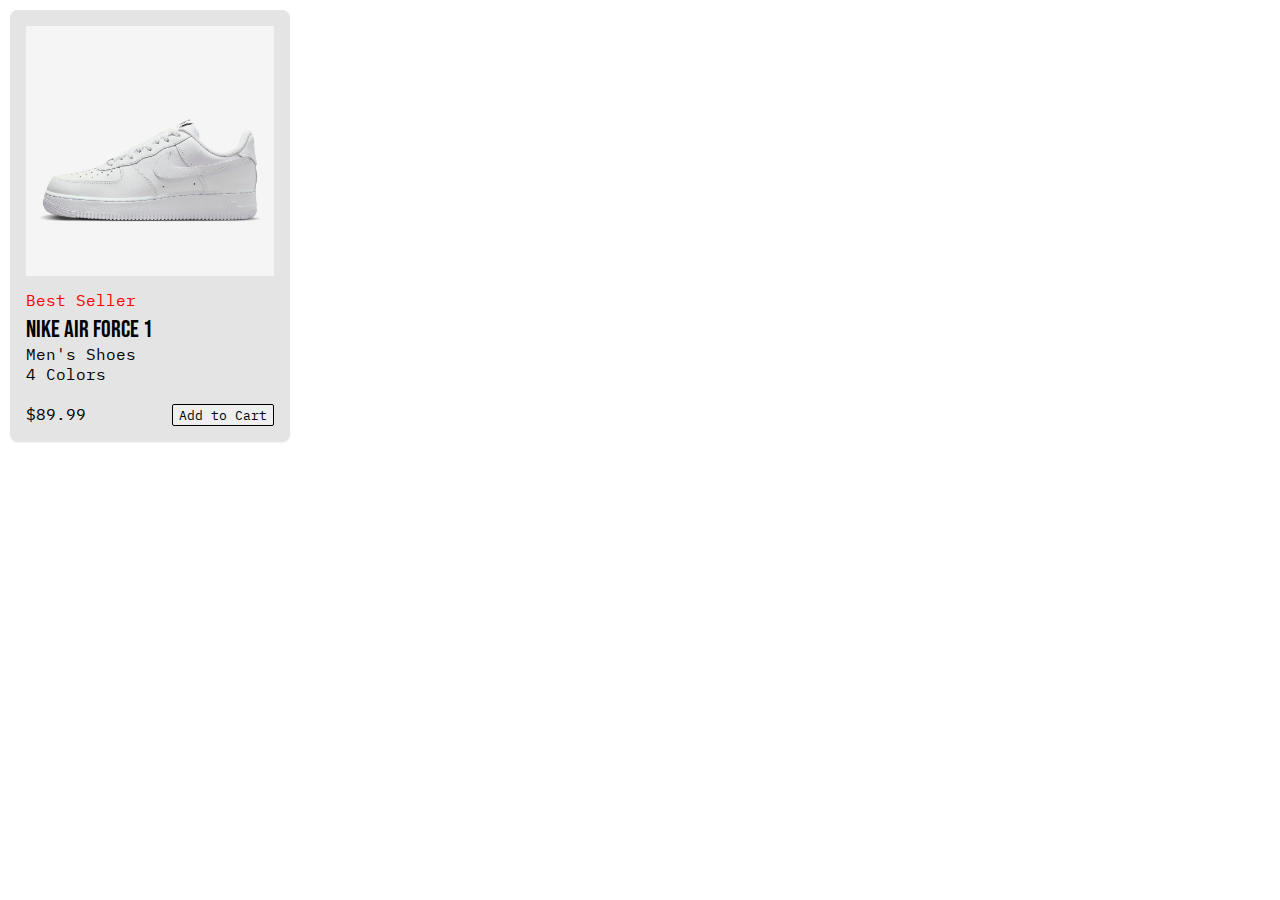
<file: exercises/product-cards/index.html>
<!DOCTYPE html>
<html lang="en">
  <head>
    <link rel="preconnect" href="https://fonts.googleapis.com" />
    <link rel="preconnect" href="https://fonts.gstatic.com" crossorigin />
    <link
      href="https://fonts.googleapis.com/css2?family=Bebas+Neue&family=IBM+Plex+Mono:ital,wght@0,100;0,200;0,300;0,400;0,500;0,600;0,700;1,100;1,200;1,300;1,400;1,500;1,600;1,700&family=Inter:ital,opsz,wght@0,14..32,100..900;1,14..32,100..900&family=Spectral:ital,wght@0,200;0,300;0,400;0,500;0,600;0,700;0,800;1,200;1,300;1,400;1,500;1,600;1,700;1,800&display=swap"
      rel="stylesheet"
    />
    <meta charset="UTF-8" />
    <meta name="viewport" content="width=device-width, initial-scale=1.0" />
    <title>Product Card</title>
    <link rel="stylesheet" href="style.css" />
  </head>
  <body>
    <div class="card-container">
      <div class="product-image">
        <img src="assets/airforce-img.png.jpeg" alt="Air Force 1 sneakers" />
      </div>

      <div class="product-info">
          <div class="product-badge">Best Seller</div>

        <h3 class="product-name">Nike Air Force 1</h3>
        <p class="product-description">
          Men's Shoes <br>
          4 Colors
        </p>

        <div class="product-footer">
          <span class="price">$89.99</span>
          <button class="add-to-cart">Add to Cart</button>
        </div>
      </div>
    </div>
  </body>
</html>
</file>
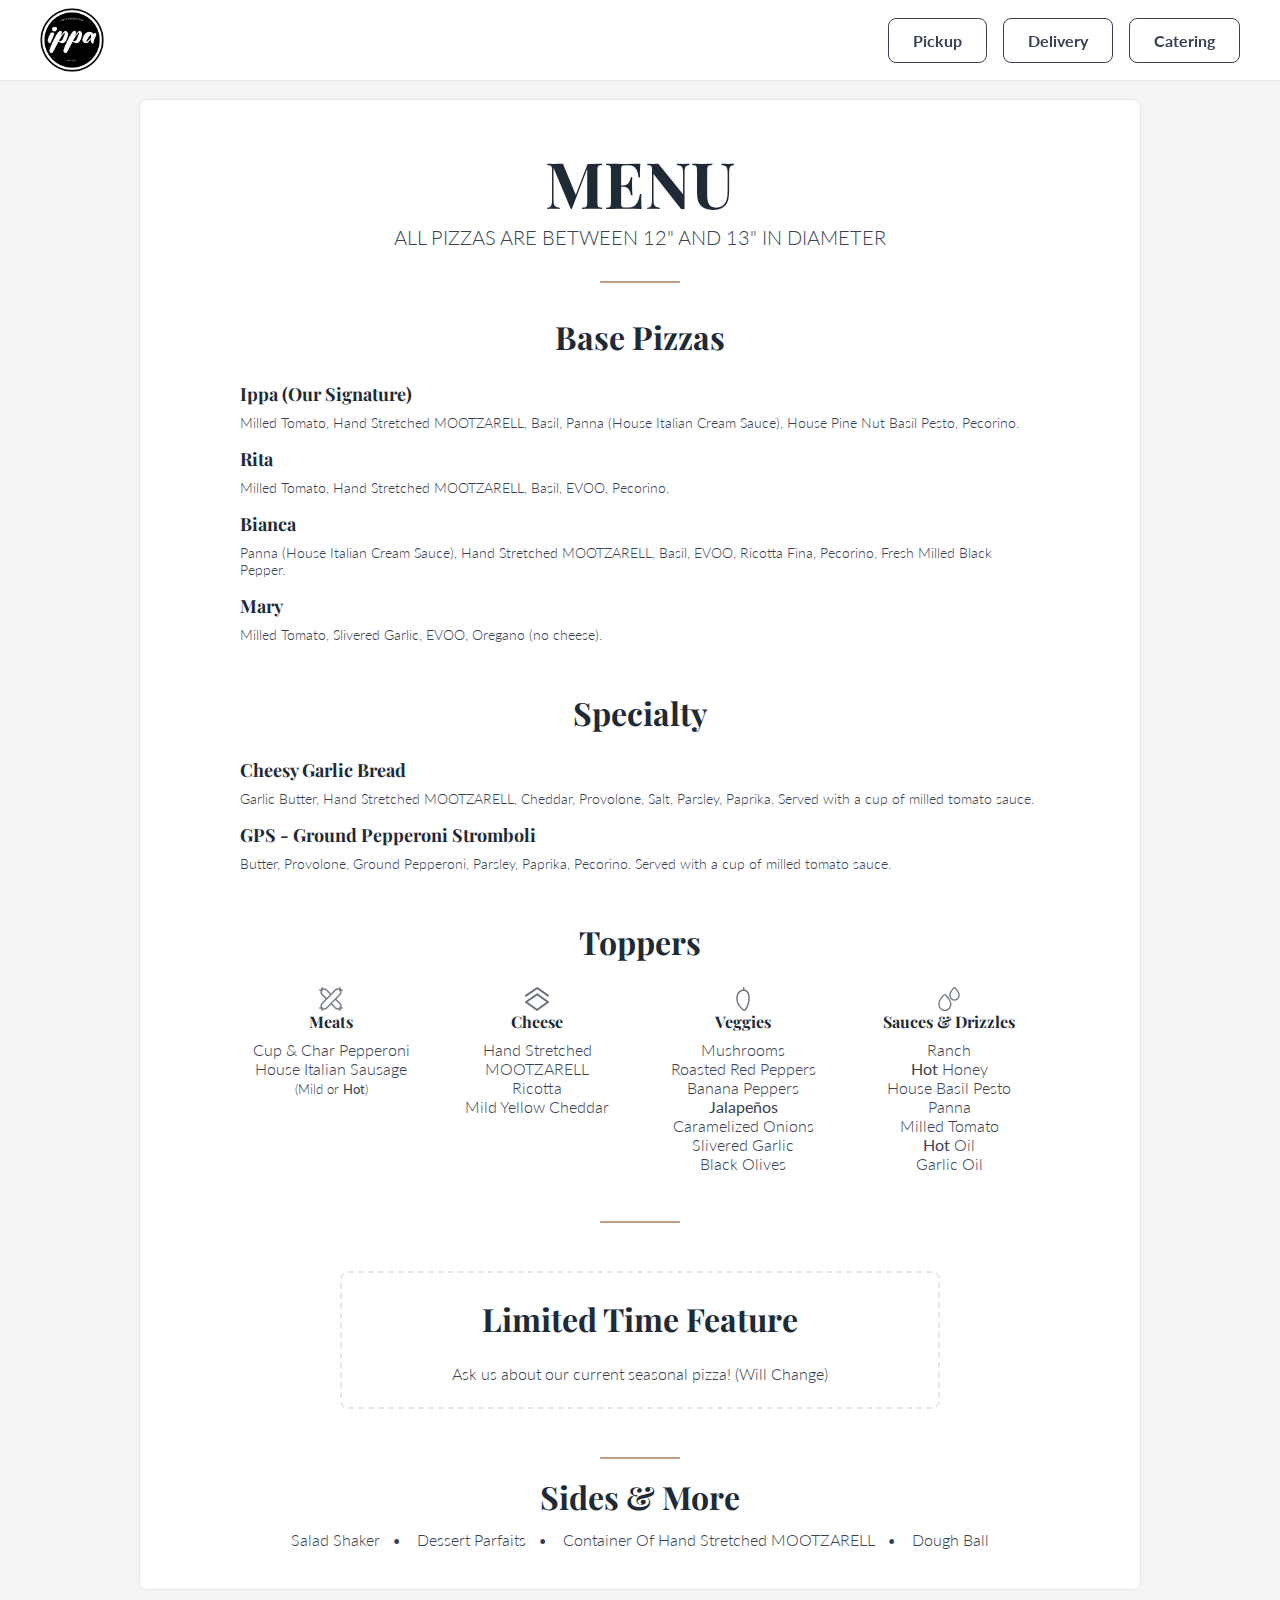
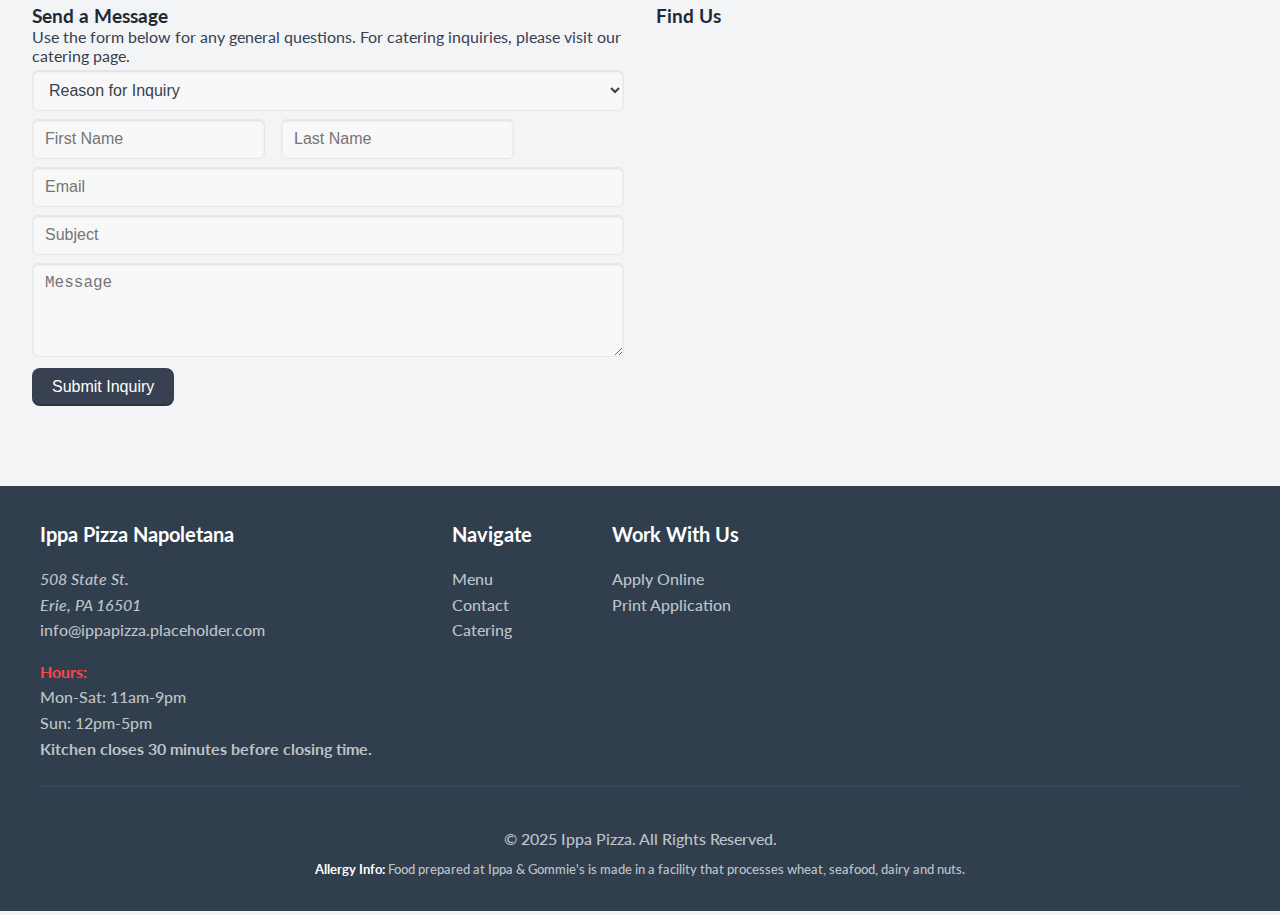
<file: projects/pizzeria-concept/index.html>
<!DOCTYPE html>
<html lang="en">
  <head>
    <meta charset="UTF-8" />
    <meta name="viewport" content="width=device-width, initial-scale=1.0" />
    <meta
      name="description"
      content="Ippa Pizza serves fresh, handcrafted pizzas with delivery, carryout, and catering options. Visit us for the best pizza in town."
    />
    <link rel="canonical" href="https://example.com/" />

    <meta
      property="og:title"
      content="Ippa Pizza | Delivery, Carryout & Catering"
    />
    <meta
      property="og:description"
      content="Fresh, handcrafted pizzas with delivery, carryout, and catering options in Erie, PA."
    />
    <meta property="og:type" content="website" />
    <meta property="og:url" content="https://example.com/" />
    <meta
      property="og:image"
      content="https://example.com/asset/ippa-pizzasog.jpg"
    />
    <meta property="og:image:width" content="1200" />
    <meta property="og:image:height" content="630" />
    <meta name="twitter:card" content="summary_large_image" />
    <meta
      name="twitter:title"
      content="Ippa Pizza | Delivery, Carryout & Catering"
    />
    <meta
      name="twitter:description"
      content="Fresh, handcrafted pizzas with delivery, carryout, and catering options in Erie, PA."
    />
    <meta
      name="twitter:image"
      content="https://example.com/asset/ippa-pizzasog.jpg"
    />
    <link rel="icon" href="asset/ippa_logo.png" />
    <meta property="og:site_name" content="Ippa Pizza" />
    <title>Ippa Pizza | Delivery Carryout & Catering</title>

    <!-- Fonts Preconnect -->
    <link rel="preconnect" href="https://fonts.googleapis.com" />
    <link rel="preconnect" href="https://fonts.gstatic.com" crossorigin />

    <!-- Stylesheet -->
    <link
      href="https://fonts.googleapis.com/css2?family=Lato:wght@100;300;400;700&family=Playfair+Display:wght@400;700&display=swap"
      rel="stylesheet"
    />

    <link rel="stylesheet" href="css/style.css" />

    <script type="application/ld+json">
      {
        "@context": "https://schema.org",
        "@type": "Pizzeria",
        "@id": "https://www.ippapizza.com/#business",
        "name": "Ippa Pizza Napoletana",
        "url": "https://www.ippapizza.com/",
        "image": "https://www.ippapizza.com/asset/ippa-new-2.png",
        "priceRange": "$$",
        "servesCuisine": ["Pizza", "Italian"],
        "telephone": "+1-814-454-4772",
        "address": {
          "@type": "PostalAddress",
          "streetAddress": "508 State St",
          "addressLocality": "Erie",
          "addressRegion": "PA",
          "postalCode": "16501",
          "addressCountry": "US"
        },
        "geo": {
          "@type": "GeoCoordinates",
          "latitude": 42.130123,
          "longitude": -80.088521
        },
        "hasMap": "https://maps.google.com/?q=508+State+St,+Erie,+PA+16501",
        "openingHoursSpecification": [
          {
            "@type": "OpeningHoursSpecification",
            "dayOfWeek": [
              "Monday",
              "Tuesday",
              "Wednesday",
              "Thursday",
              "Friday",
              "Saturday"
            ],
            "opens": "11:00",
            "closes": "21:00"
          },
          {
            "@type": "OpeningHoursSpecification",
            "dayOfWeek": "Sunday",
            "opens": "12:00",
            "closes": "17:00"
          }
        ],
        "menu": "https://www.ippapizza.com/#menu"
      }
    </script>
  </head>

  <body class="site-body">
    <!-- ====================================================== -->
    <!--                      NAVBAR START                      -->
    <!-- ====================================================== -->
    <nav class="navbar" aria-label="Ordering and catering links">
      <div class="container_nav">
        <a href="#" class="navbar_logo">
          <div class="logo-wrapper">
            <img
              class="logo-image"
              src="asset/ippa-new-2.png"
              alt="Ippa Pizza Logo"
              width="64"
              height="64"
            />
          </div>
        </a>
        <ul class="navbar_navlist">
          <li>
            <a
              class="pill_base"
              href="https://order.toasttab.com/online/flagship-city-food-hall-ippa-pizza-napoletana-416-state-st"
              target="_blank"
              rel="noopener noreferrer"
              >Pickup</a
            >
          </li>
          <li>
            <a
              class="pill_base"
              href="https://flagshipcityfoodhall.menu/delivery?menu=542b309d-79b2-4f8e-bb70-49def97f3347"
              target="_blank"
              rel="noopener noreferrer"
            >
              Delivery</a
            >
          </li>
          <li>
            <a
              class="pill_base"
              href="https://www.toasttab.com/invoice/lead?rx=6ce11f37-0cf5-46ea-9f32-92fc291f08db&ot=ed88486f-33b6-425a-9bd2-892bc44b11ee"
              target="_blank"
              rel="noopener noreferrer"
              >Catering</a
            >
          </li>
        </ul>
      </div>
    </nav>
    <!-- ====================================================== -->
    <!--                       NAVBAR END                       -->
    <!-- ====================================================== -->

    <!-- ====================================================== -->
    <!--                   MAIN CONTENT START                   -->
    <!-- ====================================================== -->
    <main>
      <section class="menu-card" id="menu">
        <div class="container">
          <header class="menu-card_header">
            <h1 class="visually-hidden">Ippa Pizza Napoletana</h1>
            <h2 class="menu-title">MENU</h2>
            <p class="menu-subtitle">
              ALL PIZZAS ARE BETWEEN 12" AND 13" IN DIAMETER
            </p>
          </header>

          <hr class="menu-card_separator" />

          <!-- Single Column Menu Content -->
          <div class="menu-content">
            <!-- Base Pizzas Section -->
            <section class="base-pizzas">
              <h3 class="menu-category">Base Pizzas</h3>
              <div class="menu-item">
                <h4>Ippa (Our Signature)</h4>
                <p>
                  Milled Tomato, Hand Stretched MOOTZARELL, Basil, Panna (House
                  Italian Cream Sauce), House Pine Nut Basil Pesto, Pecorino.
                </p>
              </div>
              <div class="menu-item">
                <h4>Rita</h4>
                <p>
                  Milled Tomato, Hand Stretched MOOTZARELL, Basil, EVOO,
                  Pecorino.
                </p>
              </div>
              <div class="menu-item">
                <h4>Bianca</h4>
                <p>
                  Panna (House Italian Cream Sauce), Hand Stretched MOOTZARELL,
                  Basil, EVOO, Ricotta Fina, Pecorino, Fresh Milled Black
                  Pepper.
                </p>
              </div>
              <div class="menu-item">
                <h4>Mary</h4>
                <p>
                  Milled Tomato, Slivered Garlic, EVOO, Oregano (no cheese).
                </p>
              </div>
            </section>

            <!-- Specialty Section -->
            <section class="specialty">
              <h3 class="menu-category">Specialty</h3>
              <div class="menu-item">
                <h4>Cheesy Garlic Bread</h4>
                <p>
                  Garlic Butter, Hand Stretched MOOTZARELL, Cheddar, Provolone,
                  Salt, Parsley, Paprika. Served with a cup of milled tomato
                  sauce.
                </p>
              </div>
              <div class="menu-item">
                <h4>GPS - Ground Pepperoni Stromboli</h4>
                <p>
                  Butter, Provolone, Ground Pepperoni, Parsley, Paprika,
                  Pecorino. Served with a cup of milled tomato sauce.
                </p>
              </div>
            </section>

            <!-- Extras Section -->
            <section class="extras">
              <h3 class="menu-category">Toppers</h3>
              <div class="extras-grid">
                <div class="extras-category">
                  <img src="asset/Asset1.svg" alt="" aria-hidden="true" />
                  <h4>Meats</h4>
                  <ul>
                    <li>Cup & Char Pepperoni</li>
                    <li>
                      House Italian Sausage <br /><small
                        >(Mild or <strong>Hot</strong>)</small
                      >
                    </li>
                  </ul>
                </div>
                <div class="extras-category">
                  <img src="asset/Asset2.svg" alt="" aria-hidden="true" />
                  <h4>Cheese</h4>
                  <ul>
                    <li>Hand Stretched MOOTZARELL</li>
                    <li>Ricotta</li>
                    <li>Mild Yellow Cheddar</li>
                  </ul>
                </div>
                <div class="extras-category">
                  <img src="asset/Asset3.svg" alt="" aria-hidden="true" />
                  <h4>Veggies</h4>
                  <ul>
                    <li>Mushrooms</li>
                    <li>Roasted Red Peppers</li>
                    <li>Banana Peppers</li>
                    <li><strong>Jalapeños</strong></li>
                    <li>Caramelized Onions</li>
                    <li>Slivered Garlic</li>
                    <li>Black Olives</li>
                  </ul>
                </div>
                <div class="extras-category">
                  <img src="asset/Asset4.svg" alt="" aria-hidden="true" />
                  <h4>Sauces & Drizzles</h4>
                  <ul>
                    <li>Ranch</li>
                    <li><strong>Hot</strong> Honey</li>
                    <li>House Basil Pesto</li>
                    <li>Panna</li>
                    <li>Milled Tomato</li>
                    <li><strong>Hot</strong> Oil</li>
                    <li>Garlic Oil</li>
                  </ul>
                </div>
              </div>
            </section>

            <hr class="section-divider" />

            <!-- Limited Time Section -->
            <section class="limited-time">
              <h3 class="menu-category">Limited Time Feature</h3>
              <p>Ask us about our current seasonal pizza! (Will Change)</p>
            </section>

            <hr class="section-divider" />

            <!-- Sides Section -->
            <section class="sides">
              <h3 class="menu-category">Sides & More</h3>
              <ul class="sides-list">
                <li>Salad Shaker</li>
                <li>Dessert Parfaits</li>
                <li>Container Of Hand Stretched MOOTZARELL</li>
                <li>Dough Ball</li>
              </ul>
            </section>
          </div>
        </div>
      </section>
      <!-- ====================================================== -->
      <!--                    SIDES & MORE END                    -->
      <!-- ====================================================== -->

      <!-- ====================================================== -->
      <!--             CONTACT & INFORMATION START                -->
      <!-- ====================================================== -->

      <section id="contact" class="contact-section">
        <div class="container">
          <!-- <h2 class="menu-category">Info & Contact</h2> -->
          <div class="contact-grid-layout">
            <div class="form-column">
              <h3>Send a Message</h3>
              <p>
                Use the form below for any general questions. For catering
                inquiries, please
                <a
                  href="https://www.toasttab.com/invoice/lead?rx=6ce11f37-0cf5-46ea-9f32-92fc291f08db&ot=ed88486f-33b6-425a-9bd2-892bc44b11ee"
                  target="_blank"
                  rel="noopener noreferrer"
                  >visit our catering page</a
                >.
              </p>
              <form action="#" method="POST">
                <div class="form-group">
                  <label for="inquiry-reason" class="visually-hidden"
                    >Reason for Inquiry</label
                  ><select id="inquiry-reason" name="inquiry_reason" required>
                    <option value="" disabled selected>
                      Reason for Inquiry
                    </option>
                    <option>General Question</option>
                    <option>Feedback</option>
                  </select>
                </div>
                <div class="form-row">
                  <div class="form-group">
                    <label for="first-name" class="visually-hidden"
                      >First Name</label
                    ><input
                      id="first-name"
                      name="first_name"
                      type="text"
                      placeholder="First Name"
                      autocomplete="given-name"
                      required
                    />
                  </div>
                  <div class="form-group">
                    <label for="last-name" class="visually-hidden"
                      >Last Name</label
                    ><input
                      id="last-name"
                      name="last_name"
                      type="text"
                      placeholder="Last Name"
                      autocomplete="family-name"
                    />
                  </div>
                </div>
                <div class="form-group">
                  <label for="email" class="visually-hidden">Email</label
                  ><input
                    id="email"
                    name="email"
                    type="email"
                    placeholder="Email"
                    autocomplete="email"
                    required
                  />
                </div>
                <div class="form-group">
                  <label for="subject" class="visually-hidden">Subject</label
                  ><input
                    id="subject"
                    name="subject"
                    type="text"
                    placeholder="Subject"
                    required
                  />
                </div>
                <div class="form-group">
                  <label for="message" class="visually-hidden">Message</label
                  ><textarea
                    id="message"
                    name="message"
                    rows="4"
                    placeholder="Message"
                    required
                  ></textarea>
                </div>
                <button type="submit" class="submit-button">
                  Submit Inquiry
                </button>
              </form>
            </div>
            <div class="map-and-address">
              <h3>Find Us</h3>
              <div class="map-container">
                <iframe
                  title="Map to Ippa Pizza, 508 State St, Erie, PA"
                  src="https://www.google.com/maps/embed?pb=!1m18!1m12!1m3!1d3336.5154342392325!2d-80.08852102351715!3d42.13012287121529!2m3!1f0!2f0!3f0!3m2!1i1024!2i768!4f13.1!3m3!1m2!1s0x882d7fe53eb16535%3A0xd1f2a7915338c73f!2s508%20State%20St%2C%20Erie%2C%20PA%2016501!5e1!3m2!1sen!2sus!4v1755115016568!5m2!1sen!2sus"
                  width="100%"
                  height="350"
                  style="border: 0"
                  allowfullscreen=""
                  loading="lazy"
                  referrerpolicy="no-referrer-when-downgrade"
                ></iframe>
              </div>
            </div>
          </div>
        </div>
      </section>
      <!-- ====================================================== -->
      <!--              CONTACT & INFORMATION END                 -->
      <!-- ====================================================== -->
    </main>
    <!-- ====================================================== -->
    <!--                    MAIN CONTENT END                    -->
    <!-- ====================================================== -->

    <!-- ====================================================== -->
    <!--                     FOOTER START                       -->
    <!-- ====================================================== -->
    <footer class="site-footer">
      <div class="container">
        <div class="footer-grid">
          <!-- Column 1: Address & Hours -->
          <div class="footer-column">
            <h4>Ippa Pizza Napoletana</h4>
            <address>
              508 State St.<br />
              Erie, PA 16501<br />
            </address>
            <a href="mailto:info@ippapizza.placeholder.com" class="footer-link"
              >info@ippapizza.placeholder.com</a
            >
            <p>
              <strong class="highlight-red">Hours:</strong><br />
              Mon-Sat: <time datetime="11:00">11am</time>-<time datetime="21:00"
                >9pm</time
              ><br />
              Sun: <time datetime="12:00">12pm</time>-<time datetime="17:00"
                >5pm</time
              ><br />
              <strong>Kitchen closes 30 minutes before closing time.</strong>
            </p>
          </div>

          <!-- Column 2: Navigation Links -->
          <div class="footer-column">
            <h4>Navigate</h4>
            <ul>
              <li><a href="#menu">Menu</a></li>
              <li><a href="#contact">Contact</a></li>
              <li>
                <a
                  href="https://www.toasttab.com/invoice/lead?rx=6ce11f37-0cf5-46ea-9f32-92fc291f08db&ot=ed88486f-33b6-425a-9bd2-892bc44b11ee"
                  target="_blank"
                  rel="noopener noreferrer"
                  >Catering</a
                >
              </li>
            </ul>
          </div>

          <!-- Column 3: Careers -->
          <div class="footer-column">
            <h4>Work With Us</h4>
            <ul>
              <li>
                <a
                  href="https://form.jotform.com/231435779733162"
                  target="_blank"
                  rel="noopener noreferrer"
                  >Apply Online</a
                >
              </li>
              <li>
                <a
                  href="https://static1.squarespace.com/static/5d7e727e05a1a319937f9aa0/t/62d703eb424e917dd3acbbdb/1749707586426/ippa-job-application.pdf"
                  target="_blank"
                  rel="noopener noreferrer"
                  >Print Application</a
                >
              </li>
            </ul>
          </div>
        </div>
        <hr class="section-divider" />

        <!-- Bottom Bar: Copyright & Disclaimer -->
        <div class="footer-bottom-bar">
          <p>© 2025 Ippa Pizza. All Rights Reserved.</p>
          <p>
            <small>
              <span class="visually-hidden"
                >Important Allergy Information:</span
              >
              <strong class="highlight-white">Allergy Info:</strong> Food
              prepared at Ippa & Gommie's is made in a facility that processes
              wheat, seafood, dairy and nuts.
            </small>
          </p>
        </div>
      </div>
    </footer>
    <!-- ====================================================== -->
    <!--                      FOOTER END                        -->
    <!-- ====================================================== -->
    <script>
      document.addEventListener("DOMContentLoaded", () => {
        const navbar = document.querySelector(".navbar");
        const scrollTrigger = 80;

        window.addEventListener("scroll", () => {
          if (window.scrollY > scrollTrigger) {
            navbar.classList.add("scrolled");
          } else {
            navbar.classList.remove("scrolled");
          }
        });
      });
    </script>
  </body>
</html>
</file>
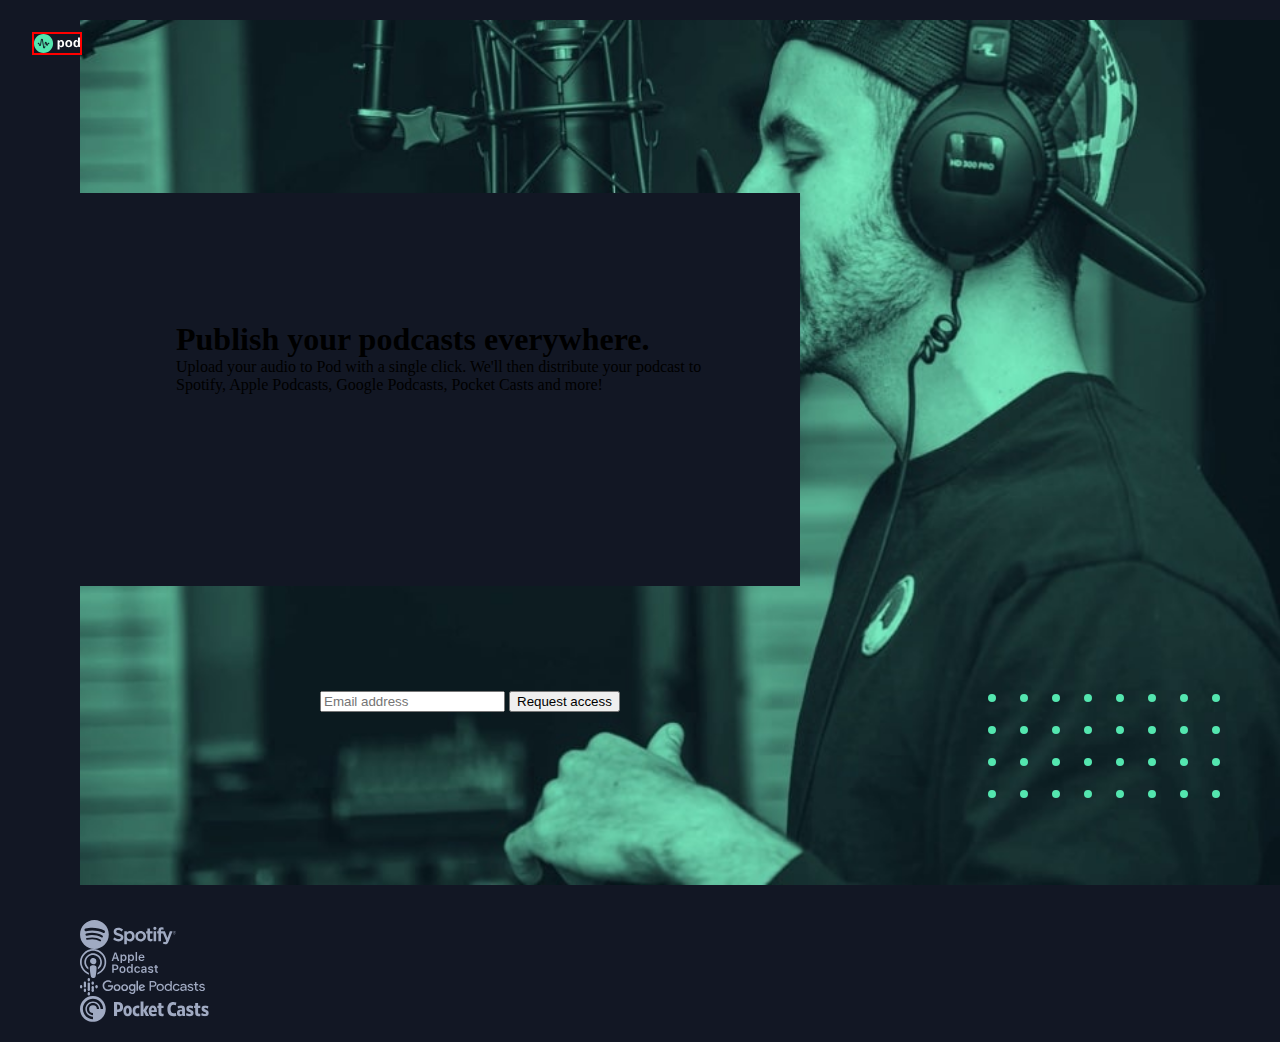
<file: projects/pod-request-access-landing-page/index.html>
<!DOCTYPE html>
<html lang="en">
  <head>
    <meta charset="UTF-8" />
    <link rel="stylesheet" href="css/style.css" />
    <meta name="viewport" content="width=device-width, initial-scale=1.0" />

    <link
      rel="icon"
      type="image/png"
      sizes="32x32"
      href="./assets/favicon-32x32.png"
    />

    <title>Frontend Mentor | Pod request access landing page</title>
  </head>
  <body>
    <nav>
      <img src="assets/desktop/logo.svg" alt="pod-logo" />
    </nav>

    <main>
      <section class="hero-section">
        <div class="content">
          <div class="text-content">
          <h1>Publish your podcasts everywhere.</h1>
          <p>
            Upload your audio to Pod with a single click. We'll then distribute
            your podcast to Spotify, Apple Podcasts, Google Podcasts, Pocket
            Casts and more!
          </p>
          </div>
        </div>
        <div class="hero-image">
          <img
            src="assets/desktop/image-host.jpg"
            alt="host recording podcast"
          />
        </div>
        <div class="hero-pattern-dots">
          <img src="assets/desktop/bg-pattern-dots.svg" alt="" />
        </div>
        <form class="access-form">
          <input type="email" placeholder="Email address" />
          <button type="submit">Request access</button>
        </form>
      </section>
    </main>
    <footer>
      <div class="platform-links">
        <a
          href="https://open.spotify.com/"
          target="_blank"
          rel="noopener noreferrer"
        >
          <img src="assets/desktop/spotify.svg" alt="Spotify" />
        </a>
        <a
          href="https://podcasts.apple.com/"
          target="_blank"
          rel="noopener noreferrer"
        >
          <img src="assets/desktop/apple-podcast.svg" alt="Apple Podcasts" />
        </a>
        <a
          href="https://podcasts.google.com/"
          target="_blank"
          rel="noopener noreferrer"
        >
          <img src="assets/desktop/google-podcasts.svg" alt="Google Podcasts" />
        </a>
        <a
          href="https://pocketcasts.com/"
          target="_blank"
          rel="noopener noreferrer"
        >
          <img src="assets/desktop/pocket-casts.svg" alt="Pocket Casts" />
        </a>
      </div>
    </footer>
  </body>
</html>
</file>
<file: exercises/product-cards/style.css>
*,
*::before,
*::after {
  box-sizing: border-box;
}

/* Remove default margins & paddings */
body,
h1,
h2,
h3,
h4,
h5,
h6,
p,
ul,
ol {
  margin: 0;
  padding: 0;
}

.product-image img {
  width: 100%;
  height: 250px; /* Set desired height */
  object-fit: cover; /* Crops to fit the container */
  object-position: center; /* Centers the crop */
}

.product-info h3 {
  font-family: "Bebas Neue", sans-serif;
  font-weight: 400;
  font-size: 24px;
}

.product-info p {
  font-family: "IBM Plex Mono", sans-serif;
  font-weight: 400;
  letter-spacing: 0.001rem;
  margin-bottom: 20px;
}

.price {
  font-family: "IBM Plex Mono", sans-serif;
  font-weight: 400;
  letter-spacing: 0.001rem;
  font-size: medium;
}

.card-container {
  background-color: rgb(228, 228, 228);
  padding: 16px;
  border-radius: 8px;
  width: 280px; /* Fixed width */
  display: flex;
  flex-direction: column;
  gap: 10px;
  margin: 10px;
  box-shadow: rgba(0, 0, 0, 0.05) 0px 1px 2px 0px;
}

.product-footer {
  display: flex;
  justify-content: space-between;
}

.product-badge {
  color: red;
  font-family: "IBM Plex Mono", sans-serif;
  margin-bottom: 5px;
}

.add-to-cart {
  font-family: "IBM Plex Mono", sans-serif;
  border-radius: 2px;
  border: 1px solid black;
  cursor: pointer;
   transition: all 0.3s ease-in-out;
}

.add-to-cart:hover {
  background-color: rgb(255, 255, 255);
  transform: translateY(-2px);
}

.add-to-cart:active {
  background-color: rgb(255, 182, 45);
}
</file>
<file: projects/pod-request-access-landing-page/css/style.css>
*,
*::before,
*::after {
  box-sizing: border-box;
}

/* Remove default margins & paddings */
body,
h1,
h2,
h3,
h4,
h5,
h6,
p,
ul,
ol {
  margin: 0;
  padding: 0;
}
/* Images scale properly */
img {
  max-width: 100%;
  height: auto;
  display: block;
}

/* Hide-only utility */
.visually-hidden {
  position: absolute;
  width: 1px;
  height: 1px;
  padding: 0;
  margin: -1px;
  overflow: hidden;
  clip: rect(0, 0, 0, 0);
  white-space: nowrap;
  border: 0;
}

/* Link reset preset */
a {
  color: inherit;
  text-decoration: none;
}

a:visited {
  color: inherit;
}

/* =========================
   2) Tokens
   ========================= */
:root {
  /* Fonts */
  --font-main: "Playfair Display", sans-serif;
  --font-sub: "Lato", sans-serif;

  /* Main Colors */
  --color-body: #121724;

  /* Shadows */
  --main-shadow: rgba(0, 0, 0, 0.05) 0px 0px 0px 1px;
  --form-shadow: inset 0 1px 2px rgba(0, 0, 0, 0.1);
  --button-shadow: inset 0 -2px 0 rgba(0, 0, 0, 0.2);

  /* Spacing scale (rem units for better accessibility) */
  --space-1: 0.5rem; /* 8px */
  --space-1-5: 0.75rem; /* 12px */
  --space-2: 1rem; /* 16px */
  --space-2-5: 1.25rem; /* 20px */
  --space-3: 1.5rem; /* 24px */
  --space-4: 2rem; /* 32px */
  --space-5: 2.5rem; /* 40px */
  --space-6: 3rem; /* 48px */
  --space-7: 4rem; /* 64px */
  --space-8: 5rem; /* 80px */

  /* Type scale */
  --text-sm: 0.875rem;
  --text-base: 1rem;
  --text-md: 1.125rem;
  --text-lg: 1.25rem;
  --text-xl: 2rem;
  --text-xxl: clamp(3rem, 6vw, 4rem); /* responsive */

  /* Effects */
  --radius-pill: 9999px;
  --radius-sm: 0.25rem;
  --radius-md: 0.5rem;
  --shadow-accent: 0 0 12px rgba(196, 87, 24, 0.6);
}

/* NAV DEBUG */

nav {
  position: absolute;
  top: 2rem; /* Distance from top */
  left: 2rem; /* Distance from left */
  z-index: 10;
}

nav img {
  border: 2px solid #ff0000;
  max-width: 50px;
}

/* MAIN CONTAINER DEBUG */

body {
  background: var(--color-body);
  margin: var(--space-2-5) 0 var(--space-2-5) var(--space-8);
}

main {
  min-height: 100vh;
}

.hero-section {
  position: relative;
  min-height: calc(100vh - 100px);
}

.hero-image {
  width: 100%;
  height: 100%;
}

.hero-image img {
  width: 100%;
  height: 100%;
  object-fit: cover;
}

.content {
  position: absolute;
  top: 20%;
  left: 0;
  width: 60%; /* Controls background width without affecting image */
  padding: 8rem 6rem 12rem 6rem;
  z-index: 2;
  background-color: var(--color-body);
}

/* Position form separately */
.access-form {
  position: absolute;
  bottom: 20%;
  left: 20%;
  z-index: 3;
}

/* Position dots pattern separately */
.hero-pattern-dots {
  position: absolute;
  bottom: 10%;
  right: 5%;
  z-index: 3;
}
/* DECORATIVE ELEMENTS DEBUG */
/*
.hero-pattern-dots {
  background: #f0e68c !important;
  padding: 10px;
  border: 2px solid #bdb76b;
}

.hero-pattern-dots img {
  border: 2px solid #000;
  max-width: 100px;
}
*/

/* FORM DEBUG */
/*
.access-form {
  background: #20b2aa !important;
  padding: 10px;
  border: 3px solid #008b8b;
}

.access-form input {
  border: 2px solid #ff0000 !important;
  background: #ffff99 !important;
  margin: 5px;
  padding: 5px;
}

.access-form button {
  border: 2px solid #ff0000 !important;
  background: #ff9999 !important;
  margin: 5px;
  padding: 5px;
}
*/

/* FOOTER DEBUG */
/*
footer {
  background: #ffc0cb !important;
  padding: 10px;
  border: 3px solid #ff1493;
}

.platform-links {
  background: #e6e6fa !important;
  padding: 10px;
  border: 2px solid #9370db;
}

.platform-links a {
  border: 1px solid #000;
  margin: 2px;
  display: inline-block;
  padding: 5px;
  background: rgba(255, 255, 255, 0.5) !important;
}

.platform-links img {
  border: 2px solid #000;
  max-width: 60px;
}
*/

/* TYPOGRAPHY DEBUG */
/*
h1 {
  background: rgba(255, 0, 0, 0.3) !important;
  border: 1px solid #ff0000;
  margin: 5px 0;
}

p {
  background: rgba(0, 255, 0, 0.3) !important;
  border: 1px solid #00ff00;
  margin: 5px 0;
}
*/
</file>
<file: projects/pizzeria-concept/css/style.css>
/* =========================
   1) Reset / Base
   ========================= */
/* Debug ALL the sections */

/* Box sizing reset */

*,
*::before,
*::after {
  box-sizing: border-box;
}

/* Remove default margins & paddings */
body,
h1,
h2,
h3,
h4,
h5,
h6,
p,
ul,
ol {
  margin: 0;
  padding: 0;
}
/* Images scale properly */
img {
  max-width: 100%;
  height: auto;
  display: block;
}

/* Hide-only utility */
.visually-hidden {
  position: absolute;
  width: 1px;
  height: 1px;
  padding: 0;
  margin: -1px;
  overflow: hidden;
  clip: rect(0, 0, 0, 0);
  white-space: nowrap;
  border: 0;
}

/* Link reset preset */
a {
  color: inherit;
  text-decoration: none;
}

a:visited {
  color: inherit;
}

/* =========================
   2) Tokens
   ========================= */
:root {
  /* Fonts */
  --font-main: "Playfair Display", sans-serif;
  --font-sub: "Lato", sans-serif;

  /* Main Colors */
  --color-body: #f3f4f6;
  --color-bg: #ffffff;
  --color-text: #374151;
  --color-header: #202a37;
  --color-accent: #374151;
  --color-accent2: #e5e7eb;
  --color-muted: #e5e5e590;
  --color-hover: #f1f1f1;
  --color-white: #fff;
  --color-border: #c0a080;

  /* Footer Colors */
  --color-footer-bg: #303e4e;
  --color-footer-text: #bec3c7;
  --color-footer-border: #38485c;
  --color-footer-heading: #ffffff;

  /* Form Colors */
  --color-form-bg: #f8f8f8;
  --color-form-border: #e5e7eb;

  /* Button Colors */
  --color-button-primary: #374151;
  --color-button-hover: #283593;
  --color-button-active: #3949ab;
  --color-button-active2: #202a37;

  /* Highlight Colors */
  --color-highlight-red: #ff4444;
  --color-highlight-white: #ffffff;

  /* Shadows */
  --main-shadow: rgba(0, 0, 0, 0.05) 0px 0px 0px 1px;
  --form-shadow: inset 0 1px 2px rgba(0, 0, 0, 0.1);
  --button-shadow: inset 0 -2px 0 rgba(0, 0, 0, 0.2);

  /* Spacing scale (rem units for better accessibility) */
  --space-1: 0.5rem; /* 8px */
  --space-1-5: 0.75rem; /* 12px */
  --space-2: 1rem; /* 16px */
  --space-2-5: 1.25rem; /* 20px */
  --space-3: 1.5rem; /* 24px */
  --space-4: 2rem; /* 32px */
  --space-5: 2.5rem; /* 40px */
  --space-6: 3rem; /* 48px */
  --space-7: 4rem; /* 64px */
  --space-8: 5rem; /* 80px */

  /* Type scale */
  --text-sm: 0.875rem;
  --text-base: 1rem;
  --text-md: 1.125rem;
  --text-lg: 1.25rem;
  --text-xl: 2rem;
  --text-xxl: clamp(3rem, 6vw, 4rem); /* responsive */

  /* Effects */
  --radius-pill: 9999px;
  --radius-sm: 0.25rem;
  --radius-md: 0.5rem;
  --shadow-accent: 0 0 12px rgba(196, 87, 24, 0.6);
}

/* =========================
   3) Utilities
   ========================= */
.menu-content section:last-child {
  margin-bottom: 0;
}
.container {
  padding-inline: var(--space-4);
  padding-block: 0;
}
.site-body {
  background-color: var(--color-body);
}

.menu-card {
  margin-top: var(--space-2-5);
  padding: var(--space-5);
  background-color: var(--color-bg);
  max-width: 1000px;
  margin-inline: auto;
  border-radius: var(--space-1);
  box-shadow: var(--main-shadow);
}

ul {
  list-style: none;
  padding-left: 0;
}

.pill_base {
  padding: 0.75rem 1.5rem;
  background-color: transparent;
  border-radius: var(--space-1);
  display: inline-flex;
  align-items: center;
  border: 1px solid var(--color-accent);
  color: var(--color-accent);
  font-weight: 700;
  transition: all 0.2s ease-in-out;
  cursor: pointer;
}

.pill_base:hover {
  background-color: var(--color-accent);
  color: var(--color-white);
  transform: translateY(-2px);
}

.pill_base:focus {
  outline: 2px solid var(--color-accent);
  outline-offset: 2px;
}

.pill_base:active {
  transform: translateY(0);
  background-color: var(--color-button-active2);
  transition: 0.1s;
}
/* =========================
  4) Typography
   ========================= */

body {
  font-family: var(--font-sub);
  font-weight: 300;
  color: var(--color-text);
}

h1,
h2,
h3,
h4,
h5,
h6 {
  font-family: var(--font-main);
  font-weight: 700;
  color: var(--color-header);
}

.menu-title {
  font-size: var(--text-xxl);
}

.menu-subtitle {
  font-size: var(--text-lg);
}
.menu-category {
  font-size: var(--space-4);
  margin: 0 0 var(--space-2-5) 0;
}
.menu-item h4 {
  font-size: var(--text-md);
  margin-bottom: var(--space-1);
}

.menu-item p {
  font-size: var(--text-sm);
  font-weight: 300;
  margin-bottom: var(--space-2);
}

/* =========================
  5) Navbar
   ========================= */

/*
.navbar {
  position: sticky;
  top: 0;
  z-index: 9999;
}
  */
.navbar {
  /* Positioning and initial state */
  position: fixed;
  top: 0;
  left: 0;
  width: 100%;
  z-index: 1000;
  height: var(--space-8);

  /* Styling */
  background-color: var(--color-bg);
  backdrop-filter: blur(10px);
  box-shadow: var(--main-shadow);

  transition: height 0.3s ease, box-shadow 0.3s ease;
}

.container_nav {
  /* LAYOUT */
  display: flex;
  justify-content: space-between;
  align-items: center;
  height: 100%;
  padding-inline: var(--space-5);
}
.logo-wrapper {
  display: flex;
  align-items: flex-start;
  height: 100%;
}

.navbar_navlist {
  display: flex;
  flex-direction: row;
  justify-content: flex-end;
  align-items: center;
  gap: var(--space-2);
}

/* =========================
  6) Menu Layout (CLEANED)
   ========================= */

/* Header - ONCE */
.menu-card_header {
  text-align: center;
  padding-bottom: var(--space-2);
}

/* Separator under header */
.menu-card_separator {
  display: block;
  width: var(--space-8);
  margin: var(--space-2) auto var(--space-4) auto;
  border: 0;
  border-top: 2px solid var(--color-border);
}

/* Menu content container */
.menu-content {
  max-width: 800px;
  margin: 0 auto;
}

/* Section titles */
.menu-content .menu-category {
  text-align: center;
  font-size: var(--space-4);
  margin-bottom: var(--space-3);
  /* REMOVE aqua background! */
}

/* Space between sections */
.menu-content section {
  margin-bottom: var(--space-6);
}

/* Section dividers */
.section-divider {
  display: block;
  width: var(--space-8);
  margin: var(--space-2) auto; /* Small space */
  border: 0;
  border-top: 2px solid var(--color-border);
}

/* =========================
  7) Extras
   ========================= */

.extras {
  display: flex;
  flex-direction: column;
  align-items: center;
}

.extras-category {
  display: flex;
  flex-direction: column;
  align-items: center;
  text-align: center;
}
.extras-category img {
  width: 24px;
  height: 24px;
}

.extras-grid {
  display: grid; /* keep it grid */
  grid-template-columns: repeat(4, 1fr);
  gap: var(--space-3);
}

.extras-category h4 {
  margin-bottom: var(--space-1);
}

/* Sides */
.sides .menu-category {
  margin-bottom: var(--space-1-5);
}
.sides {
  text-align: center;
}

.sides-list {
  display: flex;
  flex-wrap: wrap;
  justify-content: center;
  gap: var(--space-1);
  font-size: var(--text-base);
}

.sides-list li:not(:last-child)::after {
  content: " •";
  margin: 0 var(--space-1);
}
/* =========================
  8) Limited Time Featured
   ========================= */

.limited-time-featured .menu-category {
  margin: 0; /* No margins */
  line-height: 1; /* Tight line height */
  margin-bottom: var(--space-2);
}

.menu-content .limited-time {
  text-align: center;
  padding: var(--space-3) var(--space-2);
  margin: var(--space-6) auto;
  border: 2px dashed var(--color-accent2);
  border-radius: var(--radius-md);
  max-width: 600px;
}

.limited-time p {
  margin: 0;
  font-size: var(--text-base);
}
/* =========================
  9) Contact & Info
   ========================= */

.contact-section h2 {
  font-family: var(--font-sub);
  font-weight: 500;
  font-size: var(--text-xl);
}

.contact-section {
  margin-top: var(--space-2);
}

.contact-section .menu-category {
  display: flex;
  justify-content: center;
}

.contact-grid-layout {
  display: flex;
  align-items: flex-start;
  flex-direction: row;
  gap: var(--space-4);
}

.form-column {
  display: flex;
  flex-direction: column;
  flex: 1;
}

.form-column p {
  margin-bottom: 5px;
  font-weight: 400;
}

.form-column h3 {
  font-family: var(--font-sub);
  font-weight: 700;
}

.map-and-address h3 {
  font-family: var(--font-sub);
  font-weight: 700;
}

.map-container {
  border-radius: var(--space-1);
  overflow: hidden;
}

.form-group input,
.form-group select,
.form-group textarea {
  width: 100%;
  padding: 10px 12px;
  margin: 0 0 8px 0;
  box-sizing: border-box;

  color: var(--color-text);
  border: 1px solid var(--color-form-border);
  border-radius: 6px;
  background-color: var(--color-form-bg);
  font-size: var(--text-base);
  box-shadow: inset 0 1px 2px rgba(0, 0, 0, 0.1);

  transition: border-color 0.2s ease-in-out, box-shadow 0.2s ease-in-out;
}

.form-group input:focus,
.form-group select:focus,
.form-group textarea:focus {
  outline: none;
  border-color: var(--color-accent);
  box-shadow: var(--form-shadow);
}

.submit-button {
  display: inline-block;
  padding: 10px 20px;

  font-size: var(--text-base);
  color: var(--color-white);
  text-align: center;
  text-decoration: none;

  background-color: var(--color-text);
  border: none;
  border-radius: var(--space-1);
  box-shadow: inset 0 -2px 0 rgba(0, 0, 0, 0.2);

  cursor: pointer;
  transition: background-color 0.2s ease;
}

.submit-button:hover {
  background-color: var(--color-button-hover);
}

.submit-button:active {
  background-color: var(--color-button-active);
  box-shadow: none;
  transform: translateY(1px);
}

.form-group label {
  font-size: var(--text-sm);
  color: var(--color-text);
  margin-bottom: var(--space-1);
  display: block;
}

.map-and-address {
  flex: 1;
}

.form-row {
  display: flex;
  gap: var(--space-2);
}

/* =========================
  10) Footer
   ========================= */

.footer-column > * + * {
  margin-top: var(--space-2);
}

.footer-column {
  line-height: 1.6;
}

.highlight-red {
  color: var(--color-highlight-red);
}

.highlight-white {
  color: var(--color-highlight-white);
}

.site-footer {
  padding: var(--space-1);
  margin-top: var(--space-8);
  background-color: var(--color-footer-bg);
  font-family: var(--font-sub);
  font-weight: 500;
  color: var(--color-footer-text);
  font-size: var(--text-base);
}

.site-footer h4 {
  font-family: var(--font-sub);
  font-weight: 700;
  color: var(--color-footer-heading);
  font-size: var(--text-lg);
}

.site-footer .section-divider {
  border-top: 2px solid var(--color-footer-border);
  width: 100%;
}

.site-footer .footer-grid {
  margin: var(--space-3) auto;
  display: flex;
  flex-direction: row;
  justify-content: flex-start;
  gap: var(--space-8);
}

.site-footer .footer-bottom-bar {
  display: flex;
  flex-direction: column;
  justify-content: center;
  min-height: 100px;
  align-items: center;
  gap: 10px;
  color: #bec3c7;
  margin: auto;
}

/* =========================
  11) Scroll Effects
   ========================= */

.site-body {
  padding-top: var(--space-8); /* Match initial navbar height */
}

.navbar.scrolled .pill_base {
  height: 2.25rem;
  padding-top: 0.25rem;
  padding-bottom: 0.25rem;
}

/* --- Modified Navbar Styles --- */
.navbar {
  position: fixed;
  top: 0;
  left: 0;
  width: 100%;
  z-index: 1000;
  transition: height 0.3s ease;
  height: var(--space-8); /* Initial height */
}

.logo-image {
  transition: width 0.3s ease, height 0.3s ease;
  max-width: 64px;
  height: auto;
  transition: width 0.3s ease, height 0.3s ease;
}

.navbar.scrolled {
  height: 4.5rem; /* Shrunken height */
  box-shadow: 0 4px 6px -1px rgba(0, 0, 0, 0.1),
    0 2px 4px -1px rgba(0, 0, 0, 0.06);
}

.navbar.scrolled .logo-image {
  width: 48px;
  height: auto;
}
/* =========================
  12) Responsive Design
   ========================= */

/* Tablet breakpoint */
@media (max-width: 768px) {
  .container {
    padding-inline: var(--space-2);
  }

  .menu-card {
    padding: var(--space-3);
    margin-inline: var(--space-2);
  }

  .container_nav {
    padding: var(--space-2) var(--space-3);
    height: auto;
    min-height: var(--space-8);
  }

  .navbar_navlist {
    flex-wrap: wrap;
    gap: var(--space-1);
  }

  .contact-grid-layout,
  .site-footer .footer-grid {
    flex-direction: column;
    gap: var(--space-4);
  }

  .site-footer .footer-grid {
    align-items: center;
    text-align: center;
  }

  .extras-grid {
    grid-template-columns: repeat(2, 1fr); /* 2 columns on tablet */
  }
}

/* Mobile breakpoint */
@media (max-width: 480px) {
  .container {
    padding-inline: var(--space-1);
  }

  .menu-card {
    padding: var(--space-2);
    margin-inline: var(--space-1);
    border-radius: var(--radius-sm);
  }

  .container_nav {
    flex-direction: row;
    justify-content: space-between;
    align-items: center;
    flex-wrap: wrap;
    gap: var(--space-2);
    padding: var(--space-2);
  }

  .navbar_navlist {
    justify-content: center;
  }

  .pill_base {
    padding: var(--space-1) var(--space-1-5);
    font-size: var(--text-sm);
    transition: transform 0.15s ease, background-color 0.15s ease,
      height 0.3s ease, padding 0.3s ease;
  }

  .menu-category {
    font-size: var(--text-xl);
  }
  .extras-category h4 {
    font-size: var(--text-lg);
  }

  .extras-grid {
    grid-template-columns: 1fr;
    align-items: start;
  }
  .extras-category {
    text-align: center;
    align-items: center;
    font-size: large;
  }

  .extras-category img {
    display: none;
  }

  .contact-grid-layout {
    flex-direction: column-reverse;
    gap: var(--space-4);
  }
  .map-container iframe {
    height: 300px;
    min-height: 300px;
  }

  .map-container {
    border-radius: var(--space-1);
    overflow: hidden;
  }

  .form-column,
  .map-and-address {
    flex: 1;
    width: 100%;
  }

  .navbar.scrolled .container_nav {
    flex-wrap: nowrap;

    gap: var(--space-1);

    padding-top: 0;
    padding-bottom: 0;
  }
  .logo-wrapper {
    align-items: center;
  }
  .logo-image {
    max-height: 50px;
    width: auto;
    max-width: none;
  }

  .navbar.scrolled .logo-image {
    max-height: 48px;
    width: auto;
    max-width: none;
  }
}
</file>
